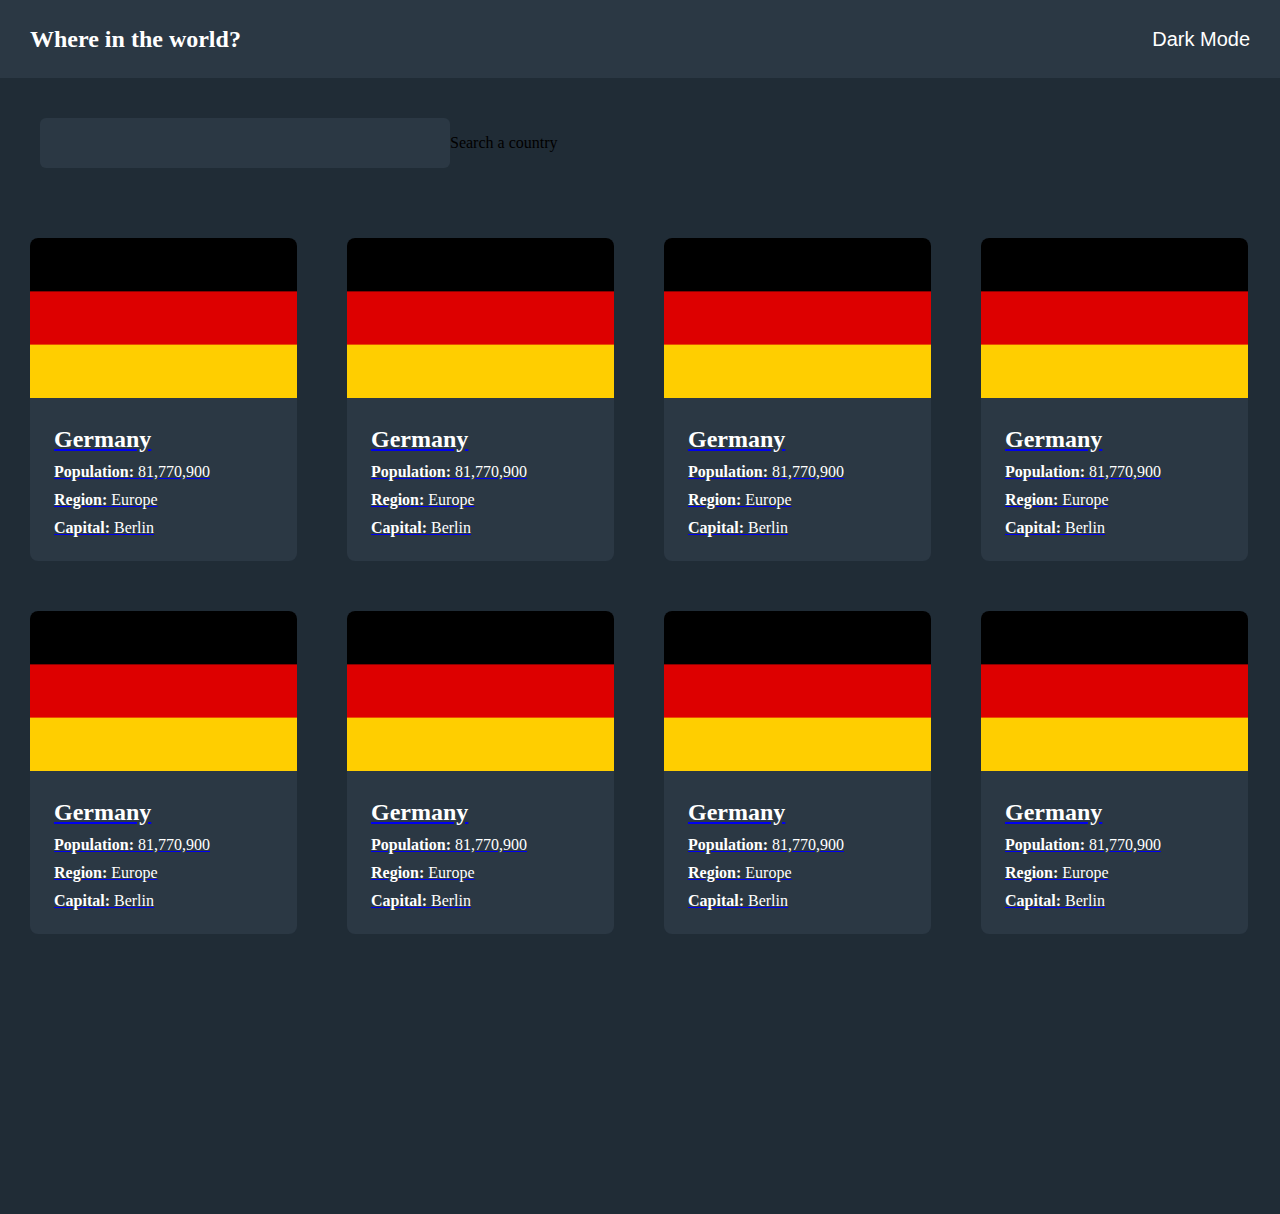
<file: index.html>
<!DOCTYPE html>
<html lang="en">
<head>
    <meta charset="UTF-8">
    <meta name="viewport" content="width=device-width, initial-scale=1.0">
    <title>Document</title>
    <link rel="stylesheet" href="./style.css">
    <link rel="stylesheet" href="https://cdnjs.cloudflare.com/ajax/libs/font-awesome/6.5.2/css/all.min.css" integrity="sha512-SnH5WK+bZxgPHs44uWIX+LLJAJ9/2PkPKZ5QiAj6Ta86w+fsb2TkcmfRyVX3pBnMFcV7oQPJkl9QevSCWr3W6A==" crossorigin="anonymous" referrerpolicy="no-referrer" />
</head>
<body>
    
    <header>
        <div class="container">
            <h2>Where in the world?</h2>
            <button class="btn"><i class="fa-solid fa-moon"></i>Dark Mode</button>
        </div>
    </header>
    <main>
        <section class="section-dad1">
            <div class="container">
                <input class="btn2">Search a country</input>
                <div class="countries-box">
                  <a href="./Germany.html">
                     <div class="card">
                        <img src="./img/1280px-Flag_of_Germany.svg.png" alt="asd">
                        <div class="country-text">
                        <h2>Germany</h2>
                        <p><b>Population:</b> 81,770,900</p>
                        <p><b>Region: </b> Europe</p>
                        <p><b>Capital: </b> Berlin</p>
                        </div>
                     </div>
                     
                  </a>
                  <a href="./Germany.html">
                     <div class="card">
                        <img src="./img/1280px-Flag_of_Germany.svg.png" alt="asd">
                        <div class="country-text">
                        <h2>Germany</h2>
                        <p><b>Population:</b> 81,770,900</p>
                        <p><b>Region: </b> Europe</p>
                        <p><b>Capital: </b> Berlin</p>
                        </div>
                     </div>
                     
                  </a>
                  <a href="./Germany.html">
                     <div class="card">
                        <img src="./img/1280px-Flag_of_Germany.svg.png" alt="asd">
                        <div class="country-text">
                        <h2>Germany</h2>
                        <p><b>Population:</b> 81,770,900</p>
                        <p><b>Region: </b> Europe</p>
                        <p><b>Capital: </b> Berlin</p>
                        </div>
                     </div>
                     
                  </a>
                  <a href="./Germany.html">
                     <div class="card">
                        <img src="./img/1280px-Flag_of_Germany.svg.png" alt="asd">
                        <div class="country-text">
                        <h2>Germany</h2>
                        <p><b>Population:</b> 81,770,900</p>
                        <p><b>Region: </b> Europe</p>
                        <p><b>Capital: </b> Berlin</p>
                        </div>
                     </div>
                     
                  </a>
                  <a href="./Germany.html">
                     <div class="card">
                        <img src="./img/1280px-Flag_of_Germany.svg.png" alt="asd">
                        <div class="country-text">
                        <h2>Germany</h2>
                        <p><b>Population:</b> 81,770,900</p>
                        <p><b>Region: </b> Europe</p>
                        <p><b>Capital: </b> Berlin</p>
                        </div>
                     </div>
                     
                  </a>
                  <a href="./Germany.html">
                     <div class="card">
                        <img src="./img/1280px-Flag_of_Germany.svg.png" alt="asd">
                        <div class="country-text">
                        <h2>Germany</h2>
                        <p><b>Population:</b> 81,770,900</p>
                        <p><b>Region: </b> Europe</p>
                        <p><b>Capital: </b> Berlin</p>
                        </div>
                     </div>
                     
                  </a>
                  <a href="./Germany.html">
                     <div class="card">
                        <img src="./img/1280px-Flag_of_Germany.svg.png" alt="asd">
                        <div class="country-text">
                        <h2>Germany</h2>
                        <p><b>Population:</b> 81,770,900</p>
                        <p><b>Region: </b> Europe</p>
                        <p><b>Capital: </b> Berlin</p>
                        </div>
                     </div>
                     
                  </a>
                  <a href="./Germany.html">
                     <div class="card">
                        <img src="./img/1280px-Flag_of_Germany.svg.png" alt="asd">
                        <div class="country-text">
                        <h2>Germany</h2>
                        <p><b>Population:</b> 81,770,900</p>
                        <p><b>Region: </b> Europe</p>
                        <p><b>Capital: </b> Berlin</p>
                        </div>
                     </div>
                     
                  </a>
                  
                   
            </div>
            </div>
        </section>
    </main>
</body>
</html>
</file>
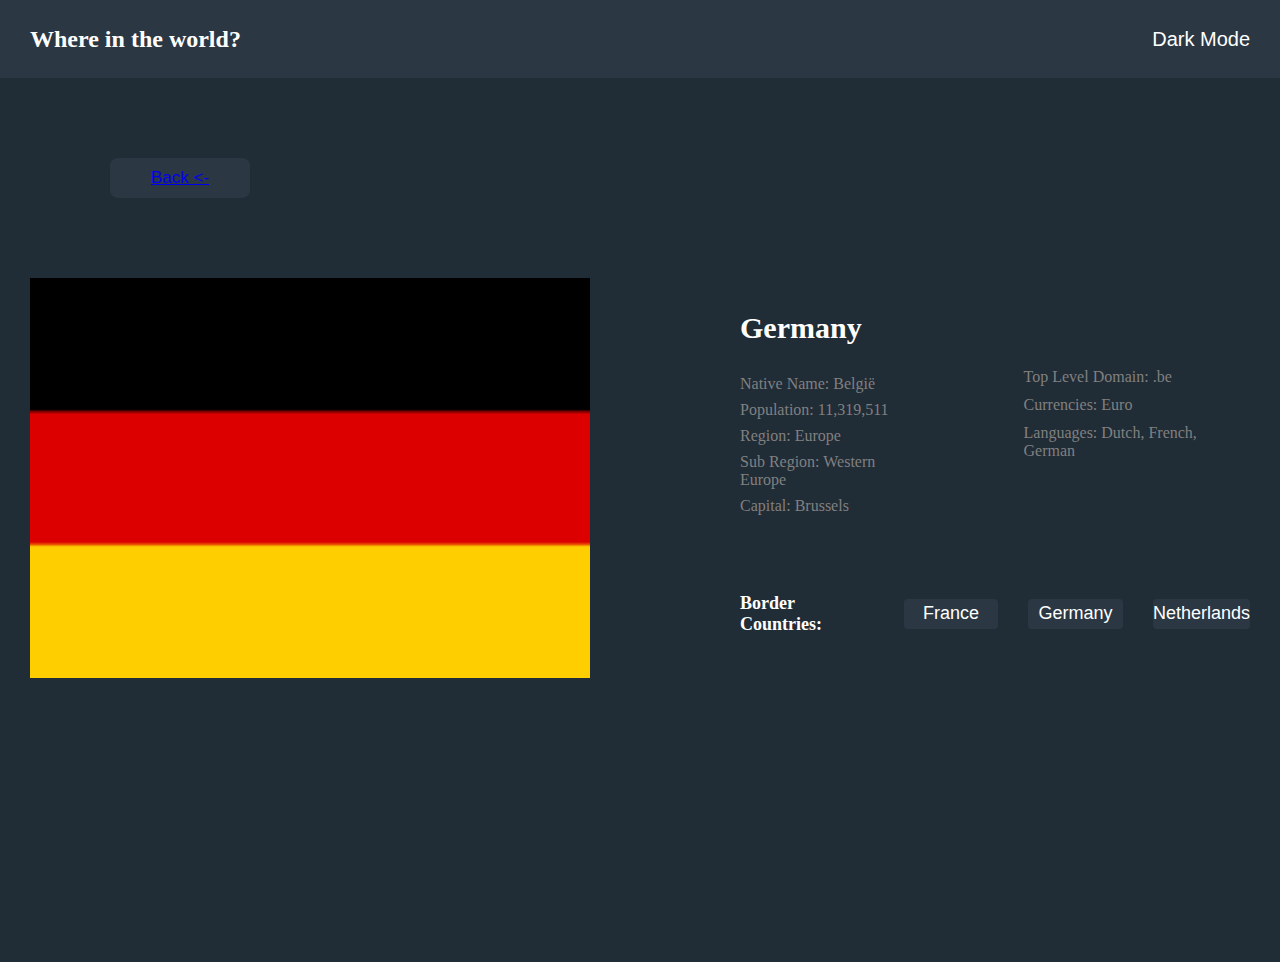
<file: Germany.html>
<!DOCTYPE html>
<html lang="en">
<head>
    <meta charset="UTF-8">
    <meta name="viewport" content="width=device-width, initial-scale=1.0">
    <title>Document</title>
    <link rel="stylesheet" href="/style.css">
    <link rel="stylesheet" href="https://cdnjs.cloudflare.com/ajax/libs/font-awesome/6.5.2/css/all.min.css" integrity="sha512-SnH5WK+bZxgPHs44uWIX+LLJAJ9/2PkPKZ5QiAj6Ta86w+fsb2TkcmfRyVX3pBnMFcV7oQPJkl9QevSCWr3W6A==" crossorigin="anonymous" referrerpolicy="no-referrer" />
</head>
<body>
    
    <header>
        <div class="container">
            <h2>Where in the world?</h2>
            <button class="btn"><i class="fa-solid fa-moon"></i>   Dark Mode</button>
        </div>
    </header>
    <main>
        <div class="container">
            <button class="back"><a href="./index.html">Back <-</a></button>
            <div class="ota">
                <div class="left">
                    <img src="./img/1280px-Flag_of_Germany.svg.png" alt="ghjs">
                </div>
                
               <div>
                <div class="dad-sm">
                    <div class="sm-ota">
                        <h1>
                            Germany
                        </h1>
                        <p>
                            Native Name: België
                        </p>
                        <p>
                            Population: 11,319,511
                        </p>
                        <p>
                            Region: Europe
                        </p>
                        <p>Sub Region: Western Europe</p>
                        <p>
                            Capital: Brussels
                        </p>
                    </div>
                    <div class="right">
                        <p>
                            Top Level Domain: .be
                        </p>
                        <p>
                            Currencies: Euro
                        </p>
                        <p>
                            Languages: Dutch, French, German
                        </p>
                    </div>
                </div>
                
                <div class="ota-bottom">
                    <h2>
                        Border Countries: 
                    </h2>
                    <button>
                        France
                    </button>
                    <button>
                        Germany
                    </button>
                    <button>
                        Netherlands
                    </button>
                </div>
               </div>
            </div>
        
        
    </main>

</body>
</html>
</file>
<file: style.css>
*{
    margin: 0;
    padding: 0;
    box-sizing: border-box;
}

header{
    background-color: var(--header-color);
    padding: 23px 0;
}

header img{
    color: white;
}

.container{
    max-width: 1220px;
    margin: 0 auto;
}

:root{
    --header-color : #2B3844;
    --main-color :  #202C36;
    --oq: white;
    --shadow: #00000008;
}

header .container{
    display: flex;
    align-items: center;
    justify-content: space-between;
}

header h2{
    font-size: 24px;
    line-height: 32px;
    color: #ffffff;
}
i{
    font-size: 20px;
}
.btn{
    background-color: none;
    font-size: 20px;
    text-align: center;
    color: var(--oq);
    background-color: inherit;
    border: none;
    border-radius: 4px;
}

main{
    background-color: var(--main-color);
}

.section-dad1{
    background-color: var(--main-color);
}

.btn2{
    margin-top: 40px;
    margin-left: 10px;
     width: 410px;
    height: 50px; 
    border: none;
    border-radius: 6px;
    padding-left: px;
    background-color: var(--header-color);
    color: white;
}
.hero {
    background-color: var(--main-color);
    padding: 48px 0;
  }
  /* input {
    color: var(--oq);
    background-color: var(--header-color);
    padding: 18px 30px;
    width: 400px;
    border-radius: 10px;
    border: none;
    outline: none;
  } */
  .card {
    width: 267px;
    background-color: var(--header-color);
    border-radius: 8px;
    overflow: hidden;
  }
  .countries-box{
      margin-top: 70px;
      display: flex;
      gap: 50px;
      flex-wrap: wrap;
  }
  .country-text{
      margin: 24px;
      color: var(--oq);
  }
  .country-text p{
      margin-top: 10px;
  }

  .back{
    width: 140px;
    height: 40px;
    font-size: 17px;
    background-color: #2B3844;
    color: #ffffff;
    text-align: center;
    margin-top: 80px;
    margin-left: 80px;
    border: none;
    border-radius: 8px;
  }

  .ota img{
    margin-top: 80px;
    width: 560px;
    height: 400px;
  }

  .ota{
    gap: 150px;
    display: flex;
    align-items: center;
  }

  .ota h1{
    font-size: 30px;
    color: #ffffff;
    padding-bottom: 30px;
  }

  .sm-ota p{
    padding-bottom: 8px;
    font-size: 16px;
    color: gray;
  }

  .sm-ota {
    padding-bottom: 70px;
    margin-top: 65px;
  }

  .right p{
    padding-bottom: 10px;
    font-size: 16px;
    color: gray;
  }

  .ota-bottom{
    display: flex;
    gap: 30px;
    align-items: center;
  }

  .ota-bottom h2{
    color: #ffffff;
    font-size: 18px;
  }

  .dad-sm{
    display: flex;
    align-items: center;
    gap: 100px;
  }
  
  .ota-bottom button{
    font-size: 18px;
    color: #ffffff;
    text-align: center;
    width: 100px;
    height: 30px;
    background-color: #2B3844;
    border: 1px;
    border-radius: 4px;
  }

  main{
    padding-bottom: 280px;
  }




  @media(max-width:850px){
      .countries-box{
          justify-content: center;
      }
      header{
          padding: 23px;
      }
  }
  @media(max-width:500px){
      h1{
          font-size: 26px;
      }
      .btn{
          font-size: 14px;
      }
  }
  @media(max-width:400px){
      input{
          width: 90%;
      }
  }


  @media (max-width:1110) {
    .left img{
      width: 400px;
    }
  }

  @media (max-width:950px) {
    .section-dad1 .container{
      flex-direction: column;
      align-items: center;
    }
  }
</file>
